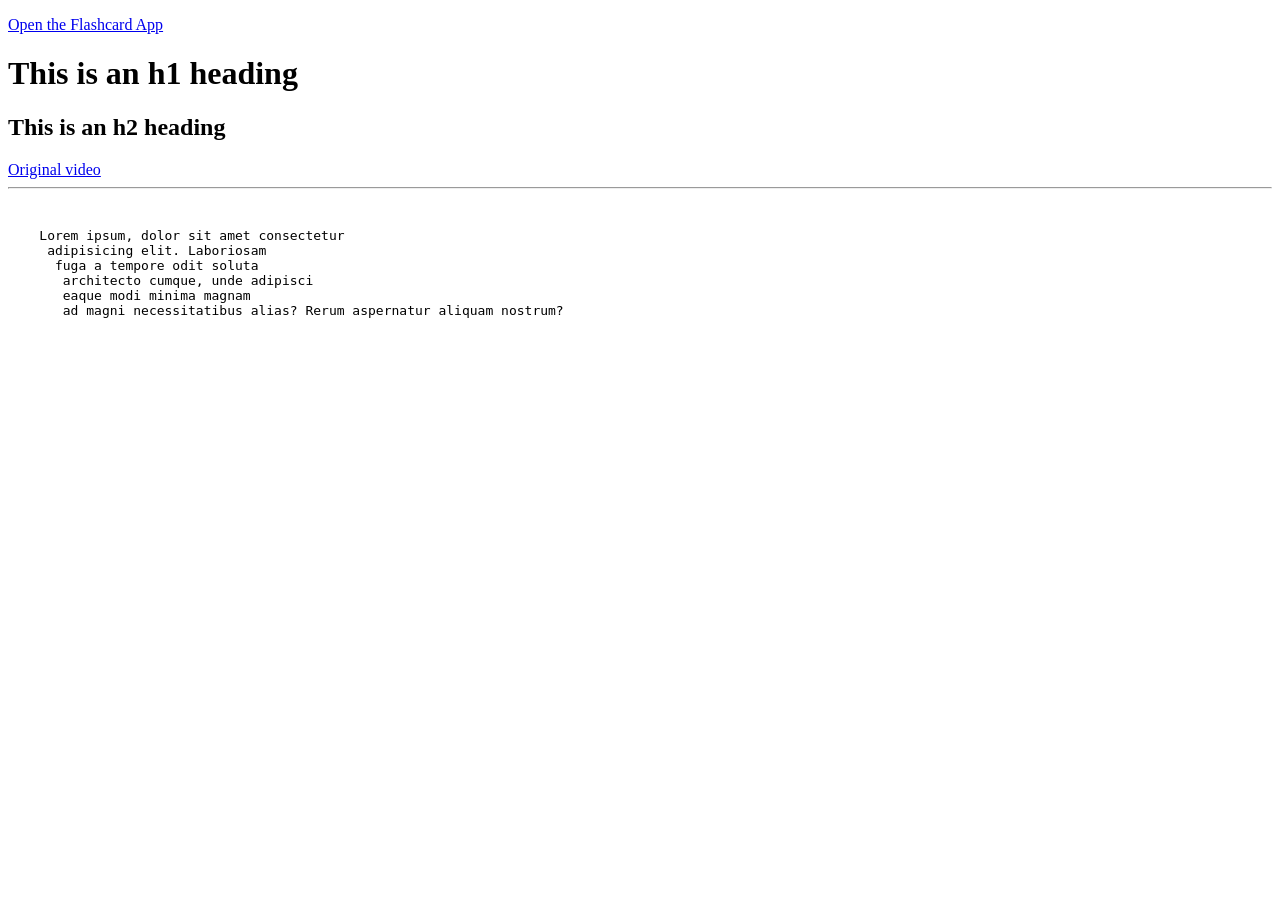
<file: index.html>
<!DOCTYPE html>
<html>
<head>
<title>My First Website</title>


</head>
<body>
<p><a href="flashcards.html">Open the Flashcard App</a></p>
<h1>This is an h1 heading</h1>
<h2>This is an h2 heading</h2>

<a href ="https://www.google.com/search?q=Liberian+girl+lyrics&oq=L&gs_lcrp=EgZjaHJvbWUqBggBEEUYOzIGCAAQRRg8MgYIARBFGDsyBggCEEUYOTIGCAMQRRg8MgYIBBBFGD0yBggFEEUYPDIGCAYQRRg8MgYIBxBFGDzSAQgyMzI0ajBqNKgCALACAQ&sourceid=chrome&ie=UTF-8">
  Original video
</a>


<hr>
<br>
<pre>
    Lorem ipsum, dolor sit amet consectetur
     adipisicing elit. Laboriosam
      fuga a tempore odit soluta
       architecto cumque, unde adipisci 
       eaque modi minima magnam 
       ad magni necessitatibus alias? Rerum aspernatur aliquam nostrum?
</pre>
</body>




</html>
</file>
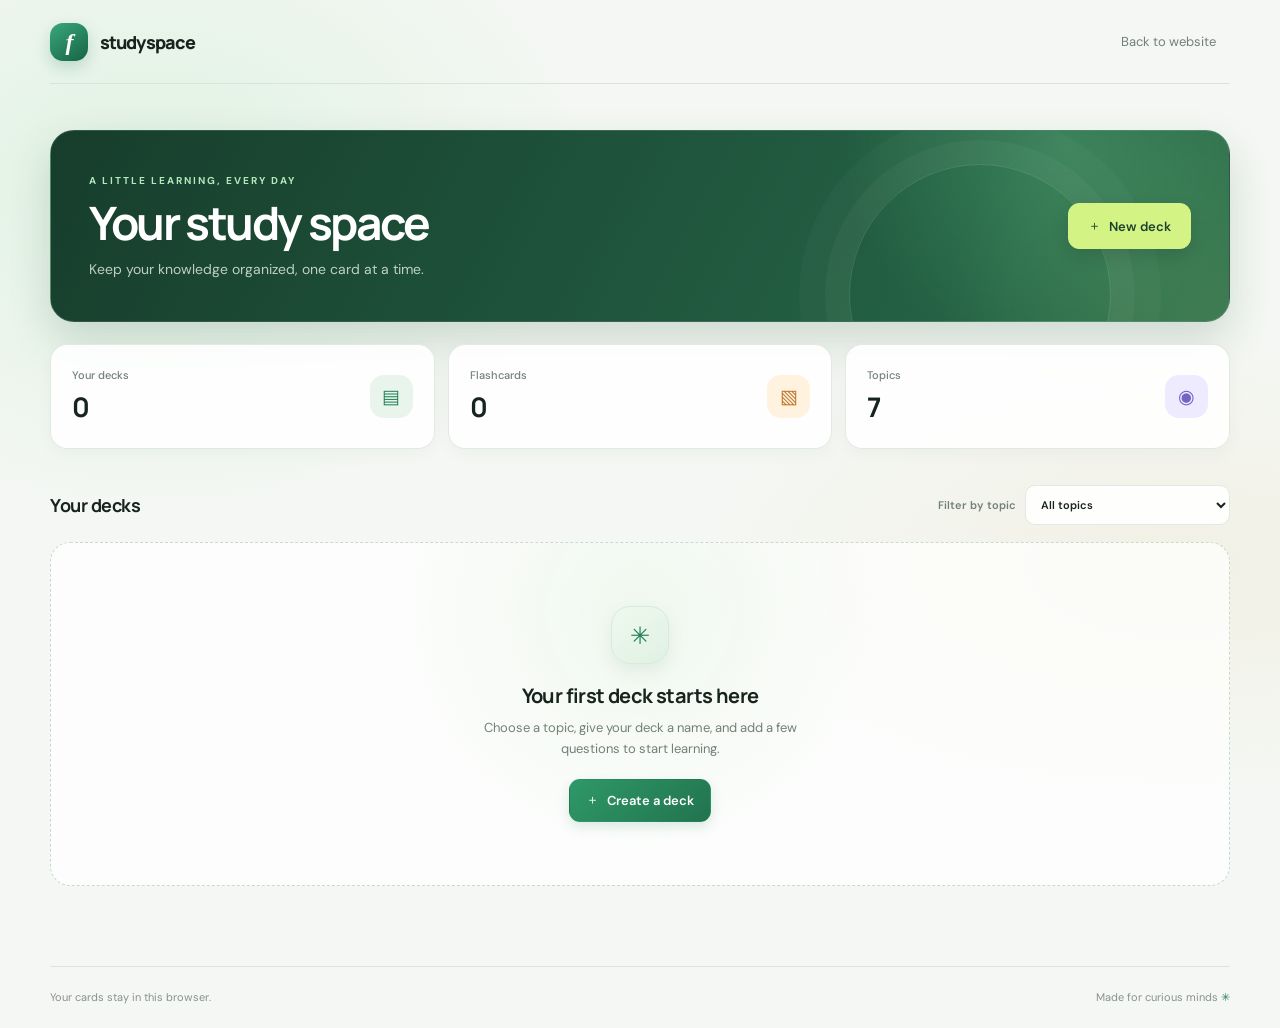
<file: flashcards.html>
<!DOCTYPE html>
<html lang="en">
<head>
    <meta charset="UTF-8">
    <meta name="viewport" content="width=device-width, initial-scale=1.0">
    <meta name="theme-color" content="#f7f8f5">
    <meta name="description" content="Create flashcard decks by topic and study at your own pace.">
    <title>Flashcards — Study Space</title>
    <link rel="stylesheet" href="flashcards.css">
    <script src="flashcards.js" defer></script>
</head>
<body>
    <div class="app-shell">
        <header class="topbar">
            <a class="brand" href="flashcards.html" aria-label="Study Space home">
                <span class="brand-mark" aria-hidden="true">f</span>
                <span>studyspace</span>
            </a>
            <a class="back-link" href="index.html">Back to website</a>
        </header>

        <main id="app" class="main-content" tabindex="-1"></main>

        <footer class="site-footer">
            <span>Your cards stay in this browser.</span>
            <span>Made for curious minds <span aria-hidden="true">✳</span></span>
        </footer>
    </div>

    <dialog id="deck-dialog" class="form-dialog">
        <form id="deck-form" class="dialog-form">
            <div class="dialog-heading">
                <div>
                    <p class="eyebrow">YOUR LIBRARY</p>
                    <h2 id="deck-dialog-title">Create a deck</h2>
                </div>
                <button class="icon-button" type="button" data-close-dialog aria-label="Close dialog">×</button>
            </div>
            <input id="deck-id" name="deckId" type="hidden">
            <label for="deck-name">Deck name</label>
            <input id="deck-name" name="deckName" type="text" maxlength="80" placeholder="e.g. Spanish basics" required>
            <label for="deck-category">Topic</label>
            <select id="deck-category" name="categoryId" required></select>
            <div class="dialog-actions">
                <button class="button button-quiet" type="button" data-close-dialog>Cancel</button>
                <button class="button button-primary" type="submit">Save deck</button>
            </div>
        </form>
    </dialog>

    <dialog id="card-dialog" class="form-dialog">
        <form id="card-form" class="dialog-form">
            <div class="dialog-heading">
                <div>
                    <p class="eyebrow">BUILD YOUR DECK</p>
                    <h2 id="card-dialog-title">Add a flashcard</h2>
                </div>
                <button class="icon-button" type="button" data-close-dialog aria-label="Close dialog">×</button>
            </div>
            <input id="card-id" name="cardId" type="hidden">
            <label for="card-question">Question</label>
            <textarea id="card-question" name="question" rows="3" maxlength="1000" placeholder="What do you want to remember?" required></textarea>
            <label for="card-answer">Answer</label>
            <textarea id="card-answer" name="answer" rows="4" maxlength="2000" placeholder="Write the answer here..." required></textarea>
            <div class="dialog-actions">
                <button class="button button-quiet" type="button" data-close-dialog>Cancel</button>
                <button class="button button-primary" type="submit">Save card</button>
            </div>
        </form>
    </dialog>

    <div id="notice" class="notice" role="status" aria-live="polite" hidden></div>
</body>
</html>
</file>
<file: flashcards.css>
@import url("https://fonts.googleapis.com/css2?family=DM+Sans:wght@400;500;600;700&family=Manrope:wght@400;500;600;700;800&display=swap");

:root {
    color-scheme: light;
    --ink: #202722;
    --muted: #737b75;
    --paper: #f7f8f5;
    --surface: #ffffff;
    --line: #e7eae5;
    --green: #326b52;
    --green-dark: #25543f;
    --green-soft: #e8f1eb;
    --orange: #e2a05a;
    --red: #a34e46;
    --shadow: 0 12px 35px rgba(31, 45, 36, 0.055);
    font-family: "DM Sans", "Segoe UI", sans-serif;
    font-synthesis: none;
    text-rendering: optimizeLegibility;
}

* {
    box-sizing: border-box;
}

body {
    min-width: 320px;
    margin: 0;
    background:
        radial-gradient(ellipse at 85% 2%, rgba(223, 235, 221, 0.52), transparent 28rem),
        var(--paper);
    color: var(--ink);
}

button,
input,
select,
textarea {
    font: inherit;
}

button,
a,
select {
    -webkit-tap-highlight-color: transparent;
}

button {
    color: inherit;
}

button:focus-visible,
a:focus-visible,
input:focus-visible,
select:focus-visible,
textarea:focus-visible {
    outline: 3px solid rgba(50, 107, 82, 0.36);
    outline-offset: 3px;
}

.app-shell {
    width: min(1160px, calc(100% - 48px));
    min-height: 100vh;
    margin: 0 auto;
    display: flex;
    flex-direction: column;
}

.topbar {
    height: 84px;
    display: flex;
    align-items: center;
    justify-content: space-between;
    border-bottom: 1px solid rgba(224, 229, 222, 0.84);
}

.brand {
    display: inline-flex;
    align-items: center;
    gap: 11px;
    color: var(--ink);
    font-family: "Manrope", "Segoe UI", sans-serif;
    font-size: 17px;
    font-weight: 800;
    letter-spacing: -0.7px;
    text-decoration: none;
}

.brand-mark {
    width: 34px;
    height: 34px;
    display: grid;
    place-items: center;
    border-radius: 12px;
    background: var(--green);
    color: #fff;
    font-family: Georgia, serif;
    font-size: 24px;
    font-style: italic;
    line-height: 1;
}

.back-link {
    color: var(--muted);
    font-size: 13px;
    text-decoration: none;
}

.back-link:hover {
    color: var(--green);
}

.main-content {
    flex: 1;
    padding: 56px 0 80px;
}

.page-heading {
    display: flex;
    align-items: flex-end;
    justify-content: space-between;
    gap: 24px;
    margin-bottom: 34px;
}

.eyebrow {
    margin: 0 0 10px;
    color: var(--green);
    font-size: 10px;
    font-weight: 700;
    letter-spacing: 1.8px;
}

h1,
h2,
h3,
p {
    margin-top: 0;
}

h1,
h2,
h3 {
    font-family: "Manrope", "Segoe UI", sans-serif;
}

h1 {
    margin-bottom: 9px;
    font-size: clamp(30px, 4vw, 43px);
    font-weight: 700;
    letter-spacing: -2.3px;
    line-height: 1.13;
}

.page-description {
    margin-bottom: 0;
    color: var(--muted);
    font-size: 14px;
}

.button {
    min-height: 42px;
    padding: 0 16px;
    display: inline-flex;
    align-items: center;
    justify-content: center;
    gap: 8px;
    border: 1px solid transparent;
    border-radius: 10px;
    cursor: pointer;
    font-size: 13px;
    font-weight: 600;
    text-decoration: none;
    transition: background 140ms ease, border-color 140ms ease, transform 140ms ease;
}

.button:hover {
    transform: translateY(-1px);
}

.button-primary {
    background: var(--green);
    color: #fff;
}

.button-primary:hover {
    background: var(--green-dark);
}

.button-quiet {
    border-color: var(--line);
    background: var(--surface);
    color: var(--ink);
}

.button-quiet:hover {
    border-color: #cbd5cc;
    background: #fbfcfa;
}

.button-danger {
    color: var(--red);
}

.button-small {
    min-height: 34px;
    padding: 0 11px;
    font-size: 12px;
}

.button:disabled {
    cursor: not-allowed;
    opacity: 0.45;
    transform: none;
}

.stats-row {
    display: grid;
    grid-template-columns: repeat(3, minmax(0, 1fr));
    gap: 14px;
    margin-bottom: 34px;
}

.stat-card {
    min-height: 90px;
    padding: 17px 20px;
    display: flex;
    align-items: center;
    justify-content: space-between;
    border: 1px solid var(--line);
    border-radius: 14px;
    background: rgba(255, 255, 255, 0.78);
}

.stat-label {
    display: block;
    margin-bottom: 4px;
    color: var(--muted);
    font-size: 12px;
}

.stat-value {
    font-family: "Manrope", "Segoe UI", sans-serif;
    font-size: 24px;
    font-weight: 700;
    letter-spacing: -1px;
}

.stat-icon {
    color: var(--green);
    font-size: 20px;
}

.section-heading {
    margin-bottom: 17px;
    display: flex;
    align-items: center;
    justify-content: space-between;
    gap: 16px;
}

.section-heading h2 {
    margin: 0;
    font-size: 17px;
    letter-spacing: -0.5px;
}

.filter-label {
    display: flex;
    align-items: center;
    gap: 9px;
    color: var(--muted);
    font-size: 12px;
}

.filter-label select,
.dialog-form input,
.dialog-form select,
.dialog-form textarea {
    width: 100%;
    border: 1px solid #dfe5de;
    border-radius: 9px;
    background: #fff;
    color: var(--ink);
}

.filter-label select {
    width: auto;
    min-width: 150px;
    min-height: 38px;
    padding: 0 34px 0 11px;
}

.deck-grid {
    display: grid;
    grid-template-columns: repeat(3, minmax(0, 1fr));
    gap: 16px;
}

.deck-card {
    min-height: 226px;
    padding: 19px;
    display: flex;
    flex-direction: column;
    border: 1px solid var(--line);
    border-radius: 15px;
    background: var(--surface);
    box-shadow: 0 5px 18px rgba(31, 45, 36, 0.025);
    transition: transform 150ms ease, box-shadow 150ms ease;
}

.deck-card:hover {
    transform: translateY(-3px);
    box-shadow: var(--shadow);
}

.deck-card-top,
.deck-card-footer,
.deck-meta,
.deck-actions {
    display: flex;
    align-items: center;
    justify-content: space-between;
    gap: 10px;
}

.category-tag {
    max-width: 100%;
    padding: 6px 9px;
    overflow: hidden;
    border: 1px solid #e3ede5;
    border-radius: 999px;
    background: #f0f5f0;
    color: #456b51;
    font-size: 10px;
    font-weight: 700;
    text-overflow: ellipsis;
    white-space: nowrap;
}

.card-menu {
    position: relative;
}

.card-menu summary {
    width: 30px;
    height: 30px;
    display: grid;
    place-items: center;
    border-radius: 8px;
    color: var(--muted);
    cursor: pointer;
    font-size: 20px;
    list-style: none;
}

.card-menu summary::-webkit-details-marker {
    display: none;
}

.card-menu summary:hover {
    background: var(--paper);
}

.card-menu-items {
    position: absolute;
    z-index: 2;
    top: 34px;
    right: 0;
    min-width: 122px;
    padding: 5px;
    display: grid;
    border: 1px solid var(--line);
    border-radius: 9px;
    background: #fff;
    box-shadow: var(--shadow);
}

.card-menu-items button {
    padding: 8px 9px;
    border: 0;
    border-radius: 6px;
    background: transparent;
    cursor: pointer;
    text-align: left;
    font-size: 12px;
}

.card-menu-items button:hover {
    background: var(--paper);
}

.card-menu-items .menu-delete {
    color: var(--red);
}

.deck-title {
    margin: 15px 0 7px;
    overflow-wrap: anywhere;
    font-size: 18px;
    letter-spacing: -0.65px;
}

.deck-subtitle {
    margin: 0;
    color: var(--muted);
    font-size: 12px;
}

.deck-card-spacer {
    flex: 1;
    min-height: 23px;
}

.deck-card-footer {
    padding-top: 15px;
    border-top: 1px solid #eff1ed;
}

.deck-meta {
    justify-content: flex-start;
    color: var(--muted);
    font-size: 11px;
}

.deck-actions {
    justify-content: flex-end;
}

.empty-state {
    padding: 55px 24px;
    border: 1px dashed #cfd9cf;
    border-radius: 16px;
    background: rgba(255, 255, 255, 0.52);
    text-align: center;
}

.empty-illustration {
    width: 50px;
    height: 50px;
    margin: 0 auto 18px;
    display: grid;
    place-items: center;
    border-radius: 16px;
    background: var(--green-soft);
    color: var(--green);
    font-size: 24px;
}

.empty-state h2 {
    margin-bottom: 8px;
    font-size: 19px;
    letter-spacing: -0.6px;
}

.empty-state p {
    max-width: 360px;
    margin: 0 auto 19px;
    color: var(--muted);
    font-size: 13px;
    line-height: 1.65;
}

.back-button {
    margin-bottom: 23px;
}

.detail-header {
    margin-bottom: 29px;
    display: flex;
    align-items: flex-end;
    justify-content: space-between;
    gap: 18px;
}

.detail-title-row {
    display: flex;
    align-items: center;
    flex-wrap: wrap;
    gap: 12px;
}

.detail-title-row h1 {
    margin-bottom: 0;
    overflow-wrap: anywhere;
}

.detail-actions {
    display: flex;
    gap: 9px;
}

.flashcard-list {
    display: grid;
    gap: 12px;
}

.flashcard-row {
    padding: 17px 19px;
    display: grid;
    grid-template-columns: 33px minmax(0, 1fr) auto;
    align-items: center;
    gap: 13px;
    border: 1px solid var(--line);
    border-radius: 13px;
    background: #fff;
}

.card-number {
    width: 30px;
    height: 30px;
    display: grid;
    place-items: center;
    border-radius: 9px;
    background: #f0f3ef;
    color: var(--green);
    font-size: 11px;
    font-weight: 700;
}

.flashcard-question {
    margin: 0;
    overflow-wrap: anywhere;
    font-size: 13px;
    font-weight: 600;
    line-height: 1.5;
}

.flashcard-preview {
    margin: 4px 0 0;
    display: -webkit-box;
    overflow: hidden;
    color: var(--muted);
    font-size: 11px;
    line-height: 1.45;
    -webkit-box-orient: vertical;
    -webkit-line-clamp: 1;
}

.row-actions {
    display: flex;
    gap: 6px;
}

.row-actions button {
    padding: 6px 8px;
    border: 0;
    border-radius: 7px;
    background: transparent;
    color: var(--muted);
    cursor: pointer;
    font-size: 11px;
}

.row-actions button:hover {
    background: var(--paper);
    color: var(--ink);
}

.row-actions .delete-action:hover {
    color: var(--red);
}

.detail-empty {
    margin-top: 12px;
}

.study-wrap {
    width: min(720px, 100%);
    margin: 0 auto;
}

.study-topline {
    margin-bottom: 22px;
    display: flex;
    align-items: center;
    justify-content: space-between;
    gap: 16px;
}

.study-deck-name {
    margin: 5px 0 0;
    font-family: "Manrope", "Segoe UI", sans-serif;
    font-size: 19px;
    font-weight: 700;
    letter-spacing: -0.7px;
}

.study-progress {
    color: var(--muted);
    font-size: 12px;
    white-space: nowrap;
}

.progress-track {
    height: 5px;
    margin-bottom: 19px;
    overflow: hidden;
    border-radius: 20px;
    background: #e8ece7;
}

.progress-fill {
    height: 100%;
    border-radius: inherit;
    background: var(--green);
    transition: width 220ms ease;
}

.study-card {
    min-height: 315px;
    padding: clamp(26px, 6vw, 54px);
    display: flex;
    flex-direction: column;
    align-items: center;
    justify-content: center;
    border: 1px solid var(--line);
    border-radius: 21px;
    background: #fff;
    box-shadow: var(--shadow);
    text-align: center;
}

.study-card .eyebrow {
    margin-bottom: 16px;
}

.study-question {
    max-width: 560px;
    margin-bottom: 28px;
    overflow-wrap: anywhere;
    font-family: "Manrope", "Segoe UI", sans-serif;
    font-size: clamp(23px, 4vw, 34px);
    font-weight: 600;
    letter-spacing: -1.2px;
    line-height: 1.35;
    white-space: pre-wrap;
}

.study-answer {
    width: 100%;
    max-width: 550px;
    margin: 0 0 25px;
    padding: 19px;
    border-radius: 12px;
    background: #f5f8f4;
    color: #405448;
    font-size: 15px;
    line-height: 1.7;
    white-space: pre-wrap;
    overflow-wrap: anywhere;
}

.study-hint {
    margin: -8px 0 0;
    color: var(--muted);
    font-size: 12px;
}

.study-rating {
    margin-top: 18px;
    display: flex;
    justify-content: center;
    gap: 10px;
}

.study-rating .button {
    min-width: 145px;
    min-height: 46px;
}

.button-review {
    border-color: #eed9c7;
    background: #fff9f3;
    color: #92582e;
}

.button-review:hover {
    background: #fff1e3;
}

.button-known {
    background: var(--green);
    color: #fff;
}

.button-known:hover {
    background: var(--green-dark);
}

.completion-card {
    padding: 45px 28px;
    border: 1px solid var(--line);
    border-radius: 20px;
    background: #fff;
    box-shadow: var(--shadow);
    text-align: center;
}

.completion-icon {
    width: 58px;
    height: 58px;
    margin: 0 auto 18px;
    display: grid;
    place-items: center;
    border-radius: 18px;
    background: var(--green-soft);
    color: var(--green);
    font-size: 27px;
}

.completion-card h1 {
    margin-bottom: 8px;
    font-size: 30px;
}

.completion-card > p {
    color: var(--muted);
    font-size: 13px;
}

.result-row {
    margin: 25px auto;
    display: flex;
    justify-content: center;
    gap: 12px;
}

.result-pill {
    min-width: 140px;
    padding: 12px;
    border: 1px solid var(--line);
    border-radius: 11px;
    background: #fbfcfa;
    font-size: 12px;
}

.result-pill strong {
    display: block;
    margin-bottom: 3px;
    font-family: "Manrope", "Segoe UI", sans-serif;
    font-size: 20px;
}

.result-good strong {
    color: var(--green);
}

.result-review strong {
    color: #a56a3b;
}

.completion-actions {
    display: flex;
    justify-content: center;
    gap: 9px;
}

.storage-warning {
    margin-bottom: 24px;
    padding: 15px 17px;
    display: flex;
    align-items: flex-start;
    justify-content: space-between;
    gap: 16px;
    border: 1px solid #efd9b7;
    border-radius: 12px;
    background: #fff8ed;
    color: #765426;
    font-size: 12px;
    line-height: 1.55;
}

.storage-warning strong {
    display: block;
    margin-bottom: 3px;
}

.storage-warning p {
    margin: 0;
}

.storage-warning button {
    flex: 0 0 auto;
    padding: 5px 8px;
    border: 1px solid rgba(118, 84, 38, 0.2);
    border-radius: 7px;
    background: transparent;
    color: inherit;
    cursor: pointer;
    font-size: 11px;
    font-weight: 600;
}

.site-footer {
    min-height: 62px;
    display: flex;
    align-items: center;
    justify-content: space-between;
    gap: 15px;
    border-top: 1px solid rgba(224, 229, 222, 0.84);
    color: #8a928b;
    font-size: 11px;
}

.site-footer span span {
    color: var(--green);
}

.form-dialog {
    width: min(470px, calc(100% - 30px));
    max-width: none;
    padding: 0;
    overflow: visible;
    border: 1px solid var(--line);
    border-radius: 17px;
    background: var(--surface);
    color: var(--ink);
    box-shadow: 0 25px 80px rgba(18, 31, 23, 0.2);
}

.form-dialog::backdrop {
    background: rgba(22, 31, 25, 0.42);
    backdrop-filter: blur(3px);
}

.dialog-form {
    padding: 25px;
    display: grid;
    gap: 9px;
}

.dialog-heading {
    margin-bottom: 12px;
    display: flex;
    align-items: flex-start;
    justify-content: space-between;
}

.dialog-heading .eyebrow {
    margin-bottom: 5px;
}

.dialog-heading h2 {
    margin: 0;
    font-size: 21px;
    letter-spacing: -0.8px;
}

.icon-button {
    width: 32px;
    height: 32px;
    border: 0;
    border-radius: 9px;
    background: var(--paper);
    color: var(--muted);
    cursor: pointer;
    font-size: 22px;
    line-height: 1;
}

.dialog-form label {
    margin-top: 7px;
    font-size: 12px;
    font-weight: 600;
}

.dialog-form input,
.dialog-form select,
.dialog-form textarea {
    min-height: 43px;
    padding: 10px 12px;
    font-size: 13px;
}

.dialog-form textarea {
    min-height: 90px;
    resize: vertical;
    line-height: 1.5;
}

.dialog-form input::placeholder,
.dialog-form textarea::placeholder {
    color: #a0a8a1;
}

.dialog-actions {
    margin-top: 14px;
    display: flex;
    justify-content: flex-end;
    gap: 8px;
}

.notice {
    position: fixed;
    right: 22px;
    bottom: 20px;
    z-index: 5;
    max-width: min(400px, calc(100% - 44px));
    padding: 12px 16px;
    border: 1px solid var(--line);
    border-radius: 11px;
    background: #fff;
    box-shadow: var(--shadow);
    color: var(--ink);
    font-size: 12px;
}

.notice[data-kind="error"] {
    border-color: #edcfca;
    color: var(--red);
}

[hidden] {
    display: none !important;
}

@media (max-width: 800px) {
    .deck-grid {
        grid-template-columns: repeat(2, minmax(0, 1fr));
    }
}

@media (max-width: 620px) {
    .app-shell {
        width: min(100% - 32px, 520px);
    }

    .topbar {
        height: 68px;
    }

    .main-content {
        padding: 38px 0 55px;
    }

    .page-heading,
    .detail-header {
        align-items: flex-start;
        flex-direction: column;
    }

    .page-heading {
        gap: 17px;
        margin-bottom: 25px;
    }

    .stats-row {
        gap: 8px;
        margin-bottom: 28px;
    }

    .stat-card {
        min-height: 78px;
        padding: 12px;
        align-items: flex-start;
        flex-direction: column-reverse;
        gap: 5px;
    }

    .stat-icon {
        font-size: 15px;
    }

    .stat-value {
        font-size: 20px;
    }

    .section-heading {
        align-items: flex-start;
        flex-direction: column;
    }

    .filter-label {
        width: 100%;
        justify-content: space-between;
    }

    .filter-label select {
        flex: 1;
        max-width: 70%;
    }

    .deck-grid {
        grid-template-columns: minmax(0, 1fr);
    }

    .deck-card {
        min-height: 205px;
    }

    .detail-actions {
        width: 100%;
    }

    .detail-actions .button {
        flex: 1;
    }

    .flashcard-row {
        grid-template-columns: 30px minmax(0, 1fr);
        padding: 14px;
        gap: 10px;
    }

    .row-actions {
        grid-column: 2;
    }

    .study-topline {
        align-items: flex-start;
    }

    .study-card {
        min-height: 280px;
        padding: 28px 20px;
    }

    .study-rating {
        flex-direction: column-reverse;
    }

    .study-rating .button {
        width: 100%;
    }

    .result-row {
        gap: 8px;
    }

    .result-pill {
        min-width: 0;
        flex: 1;
    }

    .completion-actions {
        flex-direction: column;
    }

    .site-footer {
        min-height: 58px;
        font-size: 10px;
    }

    .storage-warning {
        align-items: flex-start;
        flex-direction: column;
    }
}

@media (prefers-reduced-motion: reduce) {
    *,
    *::before,
    *::after {
        scroll-behavior: auto !important;
        transition-duration: 0.01ms !important;
    }
}

/* Modern finish */
:root {
    --ink: #17231d;
    --muted: #718078;
    --paper: #f4f7f3;
    --line: #e4ebe5;
    --green: #25815c;
    --green-dark: #176344;
    --green-soft: #e5f4e9;
    --shadow: 0 18px 45px rgba(30, 61, 43, 0.09);
}

body {
    background:
        radial-gradient(ellipse at 12% 18%, rgba(215, 240, 219, 0.72), transparent 27rem),
        radial-gradient(ellipse at 92% 55%, rgba(238, 229, 205, 0.38), transparent 30rem),
        var(--paper);
}

.app-shell {
    width: min(1180px, calc(100% - 56px));
}

.topbar {
    position: relative;
    border-bottom-color: rgba(212, 224, 214, 0.8);
}

.brand {
    gap: 12px;
    font-size: 18px;
    letter-spacing: -0.9px;
}

.brand-mark {
    width: 38px;
    height: 38px;
    border-radius: 13px;
    background: linear-gradient(145deg, #39a879, #176344);
    box-shadow: 0 6px 15px rgba(37, 129, 92, 0.23);
}

.back-link {
    padding: 9px 13px;
    border: 1px solid transparent;
    border-radius: 9px;
    transition: background 150ms ease, border-color 150ms ease, color 150ms ease;
}

.back-link:hover {
    border-color: var(--line);
    background: rgba(255, 255, 255, 0.78);
}

.main-content {
    padding-top: 46px;
}

.page-heading {
    position: relative;
    min-height: 192px;
    margin-bottom: 22px;
    padding: 34px 38px;
    overflow: hidden;
    align-items: center;
    border: 1px solid rgba(255, 255, 255, 0.12);
    border-radius: 24px;
    background:
        radial-gradient(circle at 86% 5%, rgba(100, 197, 138, 0.32), transparent 14rem),
        radial-gradient(circle at 100% 110%, rgba(197, 230, 132, 0.16), transparent 18rem),
        linear-gradient(118deg, #173d2c 0%, #20583e 56%, #286a49 100%);
    box-shadow: 0 19px 42px rgba(27, 76, 49, 0.17);
    isolation: isolate;
}

.page-heading::after {
    position: absolute;
    z-index: -1;
    right: 10%;
    bottom: -105px;
    width: 260px;
    height: 260px;
    border: 1px solid rgba(233, 255, 225, 0.14);
    border-radius: 50%;
    box-shadow: 0 0 0 24px rgba(233, 255, 225, 0.035), 0 0 0 50px rgba(233, 255, 225, 0.025);
    content: "";
}

.page-heading .eyebrow {
    color: #b3e9bc;
    letter-spacing: 2px;
}

.page-heading h1 {
    margin-bottom: 11px;
    color: #fff;
    font-size: clamp(32px, 4.2vw, 46px);
    letter-spacing: -2.4px;
}

.page-heading .page-description {
    color: rgba(242, 250, 243, 0.76);
}

.page-heading > .button-primary {
    z-index: 1;
    min-height: 46px;
    padding: 0 19px;
    border-color: #d3f484;
    background: #d3f484;
    box-shadow: 0 7px 18px rgba(0, 0, 0, 0.12);
    color: #1c422d;
}

.page-heading > .button-primary:hover {
    border-color: #e0ffa0;
    background: #e0ffa0;
}

.stats-row {
    gap: 13px;
    margin-bottom: 36px;
}

.stat-card {
    position: relative;
    min-height: 105px;
    padding: 19px 21px;
    overflow: hidden;
    border-color: rgba(224, 233, 225, 0.95);
    border-radius: 17px;
    background: rgba(255, 255, 255, 0.88);
    box-shadow: 0 5px 18px rgba(31, 54, 38, 0.035);
    transition: transform 160ms ease, box-shadow 160ms ease;
}

.stat-card:hover {
    transform: translateY(-2px);
    box-shadow: 0 11px 25px rgba(31, 54, 38, 0.07);
}

.stat-label {
    margin-bottom: 6px;
    font-size: 11px;
    font-weight: 500;
}

.stat-value {
    font-size: 27px;
    letter-spacing: -1.5px;
}

.stat-icon {
    width: 43px;
    height: 43px;
    display: grid;
    place-items: center;
    border-radius: 14px;
    background: #e9f5ec;
    color: #27835b;
    font-size: 19px;
}

.stat-card:nth-child(2) .stat-icon {
    background: #fff2df;
    color: #be782b;
}

.stat-card:nth-child(3) .stat-icon {
    background: #eeebff;
    color: #7563c3;
}

.section-heading h2 {
    font-size: 18px;
}

.filter-label {
    font-size: 11px;
    font-weight: 600;
}

.filter-label select {
    min-height: 40px;
    border-color: #e1e9e2;
    border-radius: 10px;
    background-color: rgba(255, 255, 255, 0.9);
    font-weight: 600;
}

.deck-grid {
    gap: 18px;
}

.deck-card {
    position: relative;
    min-height: 236px;
    padding: 21px;
    overflow: hidden;
    border-color: #e5ebe5;
    border-radius: 18px;
    box-shadow: 0 6px 20px rgba(27, 51, 34, 0.035);
    animation: card-enter 400ms both;
}

.deck-card::before {
    position: absolute;
    top: 0;
    left: 0;
    width: 100%;
    height: 4px;
    background: linear-gradient(90deg, #44ae7a, #b8dc74);
    content: "";
}

.deck-card:nth-child(3n + 2)::before {
    background: linear-gradient(90deg, #e4a84f, #f0d58c);
}

.deck-card:nth-child(3n)::before {
    background: linear-gradient(90deg, #8b78d2, #c3a6ea);
}

.deck-card:hover {
    transform: translateY(-5px);
    border-color: #d4e3d6;
    box-shadow: 0 16px 32px rgba(31, 61, 42, 0.1);
}

.category-tag {
    padding: 6px 10px;
    border-color: #dceee0;
    background: #edf7ef;
    color: #34734d;
    font-size: 10px;
    letter-spacing: 0.1px;
}

.deck-card:nth-child(3n + 2) .category-tag {
    border-color: #f2e4cd;
    background: #fff6e8;
    color: #946127;
}

.deck-card:nth-child(3n) .category-tag {
    border-color: #e6def6;
    background: #f5f0ff;
    color: #6653a6;
}

.deck-title {
    margin-top: 17px;
    font-size: 19px;
    letter-spacing: -0.8px;
}

.deck-card-footer {
    padding-top: 13px;
    border-top-color: #edf1ed;
}

.button {
    min-height: 43px;
    border-radius: 11px;
    transition: background 160ms ease, border-color 160ms ease, color 160ms ease, transform 160ms ease, box-shadow 160ms ease;
}

.button-primary,
.button-known {
    background: linear-gradient(135deg, #2e9868, #22744e);
    box-shadow: 0 5px 12px rgba(37, 129, 92, 0.15);
}

.button-primary:hover,
.button-known:hover {
    background: linear-gradient(135deg, #27885c, #195f40);
    box-shadow: 0 8px 17px rgba(37, 129, 92, 0.23);
}

.button-quiet:hover {
    border-color: #c9dbcc;
    background: #f4f8f4;
}

.button-small {
    min-height: 36px;
    border-radius: 9px;
}

.empty-state {
    padding: 63px 24px;
    border-color: #c8dacc;
    border-radius: 20px;
    background:
        radial-gradient(circle at 50% 20%, rgba(225, 241, 223, 0.44), transparent 15rem),
        rgba(255, 255, 255, 0.7);
}

.empty-illustration {
    width: 58px;
    height: 58px;
    border: 1px solid #d7eadb;
    border-radius: 19px;
    background: linear-gradient(145deg, #eff9ed, #dff1e3);
    box-shadow: 0 8px 18px rgba(50, 107, 82, 0.09);
}

.empty-state h2 {
    font-size: 20px;
}

.flashcard-row {
    border-color: #e5ebe5;
    border-radius: 15px;
    box-shadow: 0 5px 17px rgba(31, 54, 38, 0.025);
    transition: transform 150ms ease, box-shadow 150ms ease;
}

.flashcard-row:hover {
    transform: translateY(-2px);
    box-shadow: 0 10px 25px rgba(31, 54, 38, 0.07);
}

.card-number {
    background: linear-gradient(145deg, #eef7ef, #e1f0e4);
    color: #287950;
}

.study-card,
.completion-card {
    border-color: #e4ebe4;
    border-radius: 23px;
    box-shadow: 0 18px 45px rgba(31, 54, 38, 0.08);
}

.study-card {
    position: relative;
    overflow: hidden;
    background:
        radial-gradient(circle at 100% 0%, rgba(224, 242, 224, 0.62), transparent 17rem),
        #fff;
}

.study-card::before {
    position: absolute;
    top: 0;
    left: 0;
    width: 100%;
    height: 5px;
    background: linear-gradient(90deg, #38a875, #cae979, #ebaf61);
    content: "";
}

.study-question {
    letter-spacing: -1.5px;
}

.progress-track {
    height: 7px;
    background: #e7eee7;
}

.progress-fill {
    background: linear-gradient(90deg, #25815c, #75c480);
}

.button-review {
    border-color: #f0dfca;
    background: linear-gradient(135deg, #fff9f0, #fff3e2);
    color: #8b5b2c;
}

.button-review:hover {
    border-color: #e6c79f;
    background: #fff0db;
}

.completion-icon {
    background: linear-gradient(145deg, #e5f6e7, #cdeed5);
    box-shadow: 0 8px 18px rgba(50, 107, 82, 0.1);
}

.form-dialog {
    border-color: rgba(226, 236, 226, 0.92);
    border-radius: 20px;
    box-shadow: 0 28px 90px rgba(18, 31, 23, 0.25);
}

.form-dialog::backdrop {
    background: rgba(18, 38, 26, 0.47);
    backdrop-filter: blur(5px);
}

.dialog-form input,
.dialog-form select,
.dialog-form textarea {
    border-color: #e0e8e1;
    border-radius: 11px;
    background: #fcfdfb;
    transition: border-color 140ms ease, box-shadow 140ms ease, background 140ms ease;
}

.dialog-form input:focus,
.dialog-form select:focus,
.dialog-form textarea:focus {
    border-color: #72b88d;
    background: #fff;
    box-shadow: 0 0 0 3px rgba(72, 163, 105, 0.12);
    outline: 0;
}

.notice {
    border-color: #dce9df;
    border-radius: 13px;
    box-shadow: 0 13px 35px rgba(24, 48, 32, 0.14);
    animation: notice-enter 220ms ease-out both;
}

.site-footer {
    border-top-color: rgba(212, 224, 214, 0.8);
}

@keyframes card-enter {
    from {
        opacity: 0;
        transform: translateY(9px);
    }
    to {
        opacity: 1;
        transform: translateY(0);
    }
}

@keyframes notice-enter {
    from {
        opacity: 0;
        transform: translateY(8px);
    }
    to {
        opacity: 1;
        transform: translateY(0);
    }
}

@media (max-width: 620px) {
    .app-shell {
        width: min(100% - 32px, 520px);
    }

    .main-content {
        padding-top: 29px;
    }

    .page-heading {
        min-height: 0;
        padding: 27px 23px;
        border-radius: 20px;
    }

    .page-heading > .button-primary {
        width: 100%;
    }

    .stats-row {
        gap: 8px;
    }

    .stat-card {
        min-height: 88px;
        padding: 12px;
        border-radius: 14px;
    }

    .stat-icon {
        width: 32px;
        height: 32px;
        border-radius: 11px;
    }
}

@media (prefers-reduced-motion: reduce) {
    .deck-card,
    .notice {
        animation: none;
    }
}
</file>
